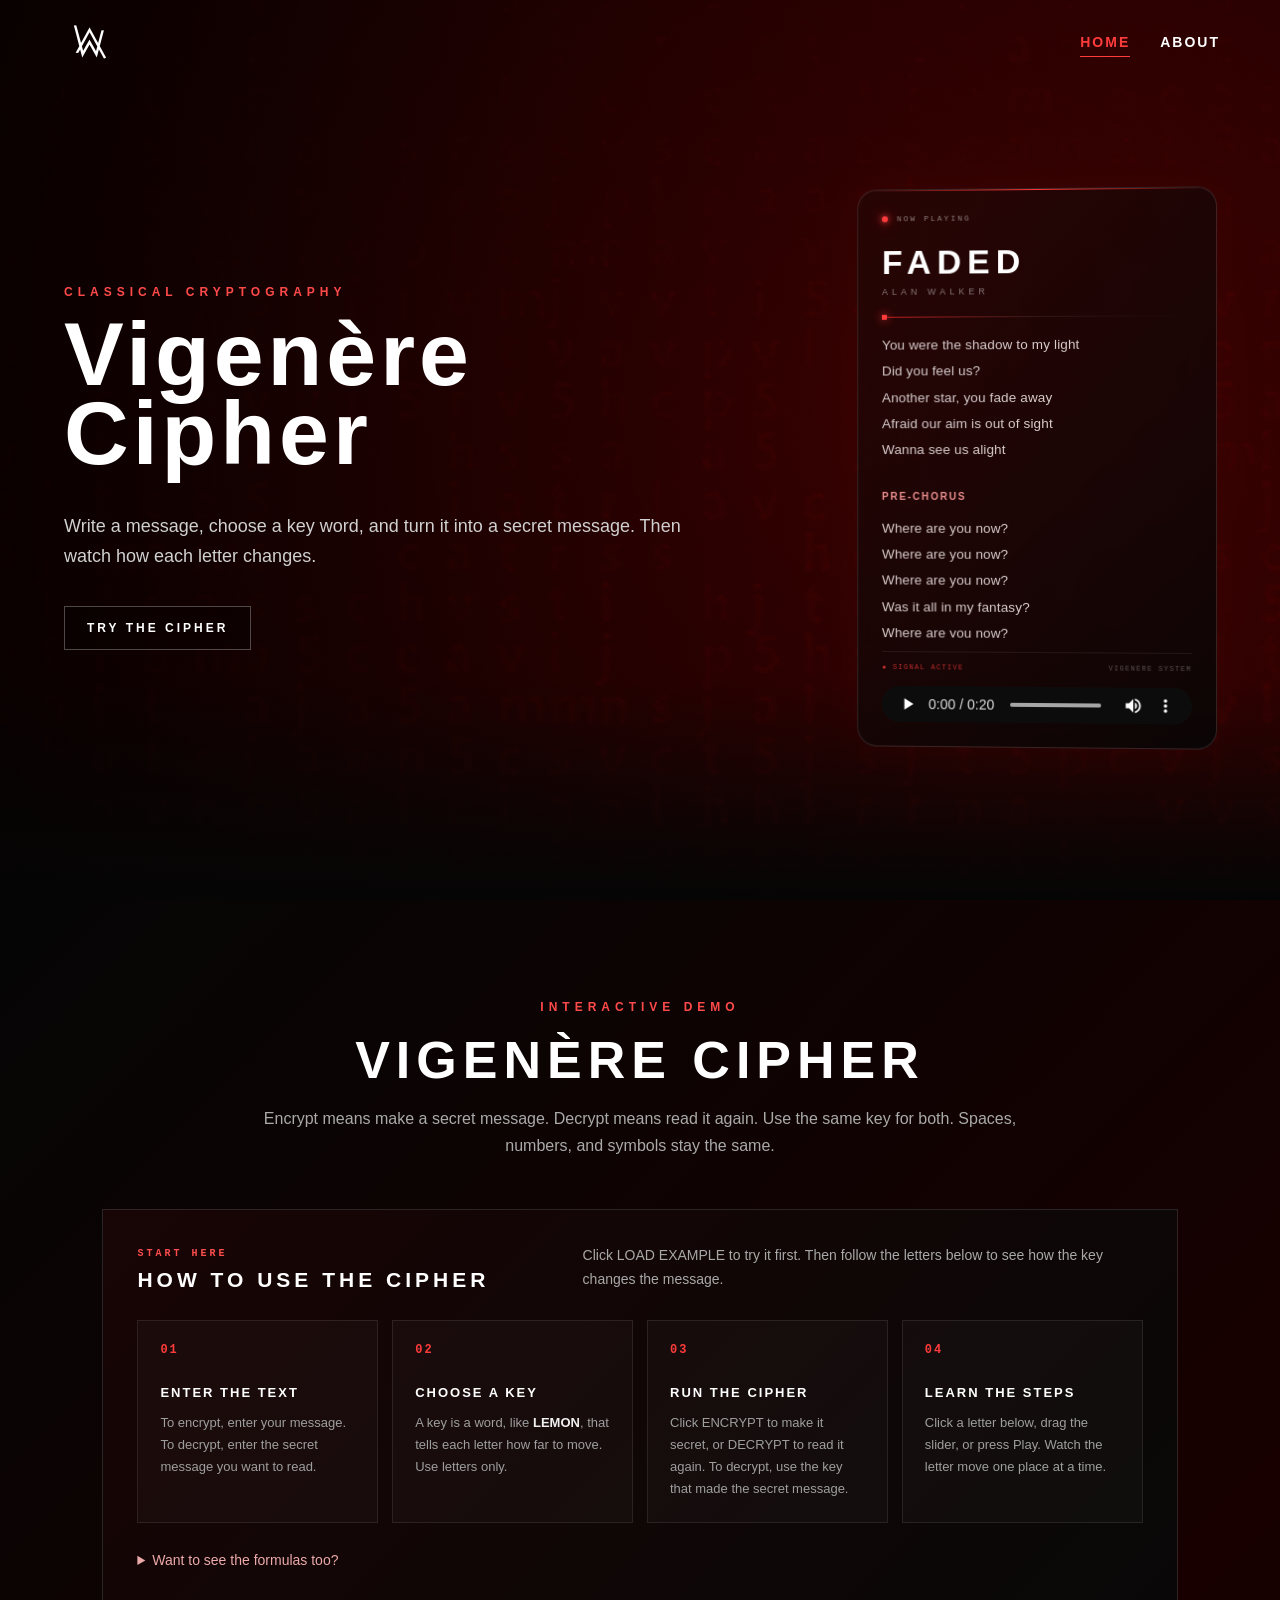
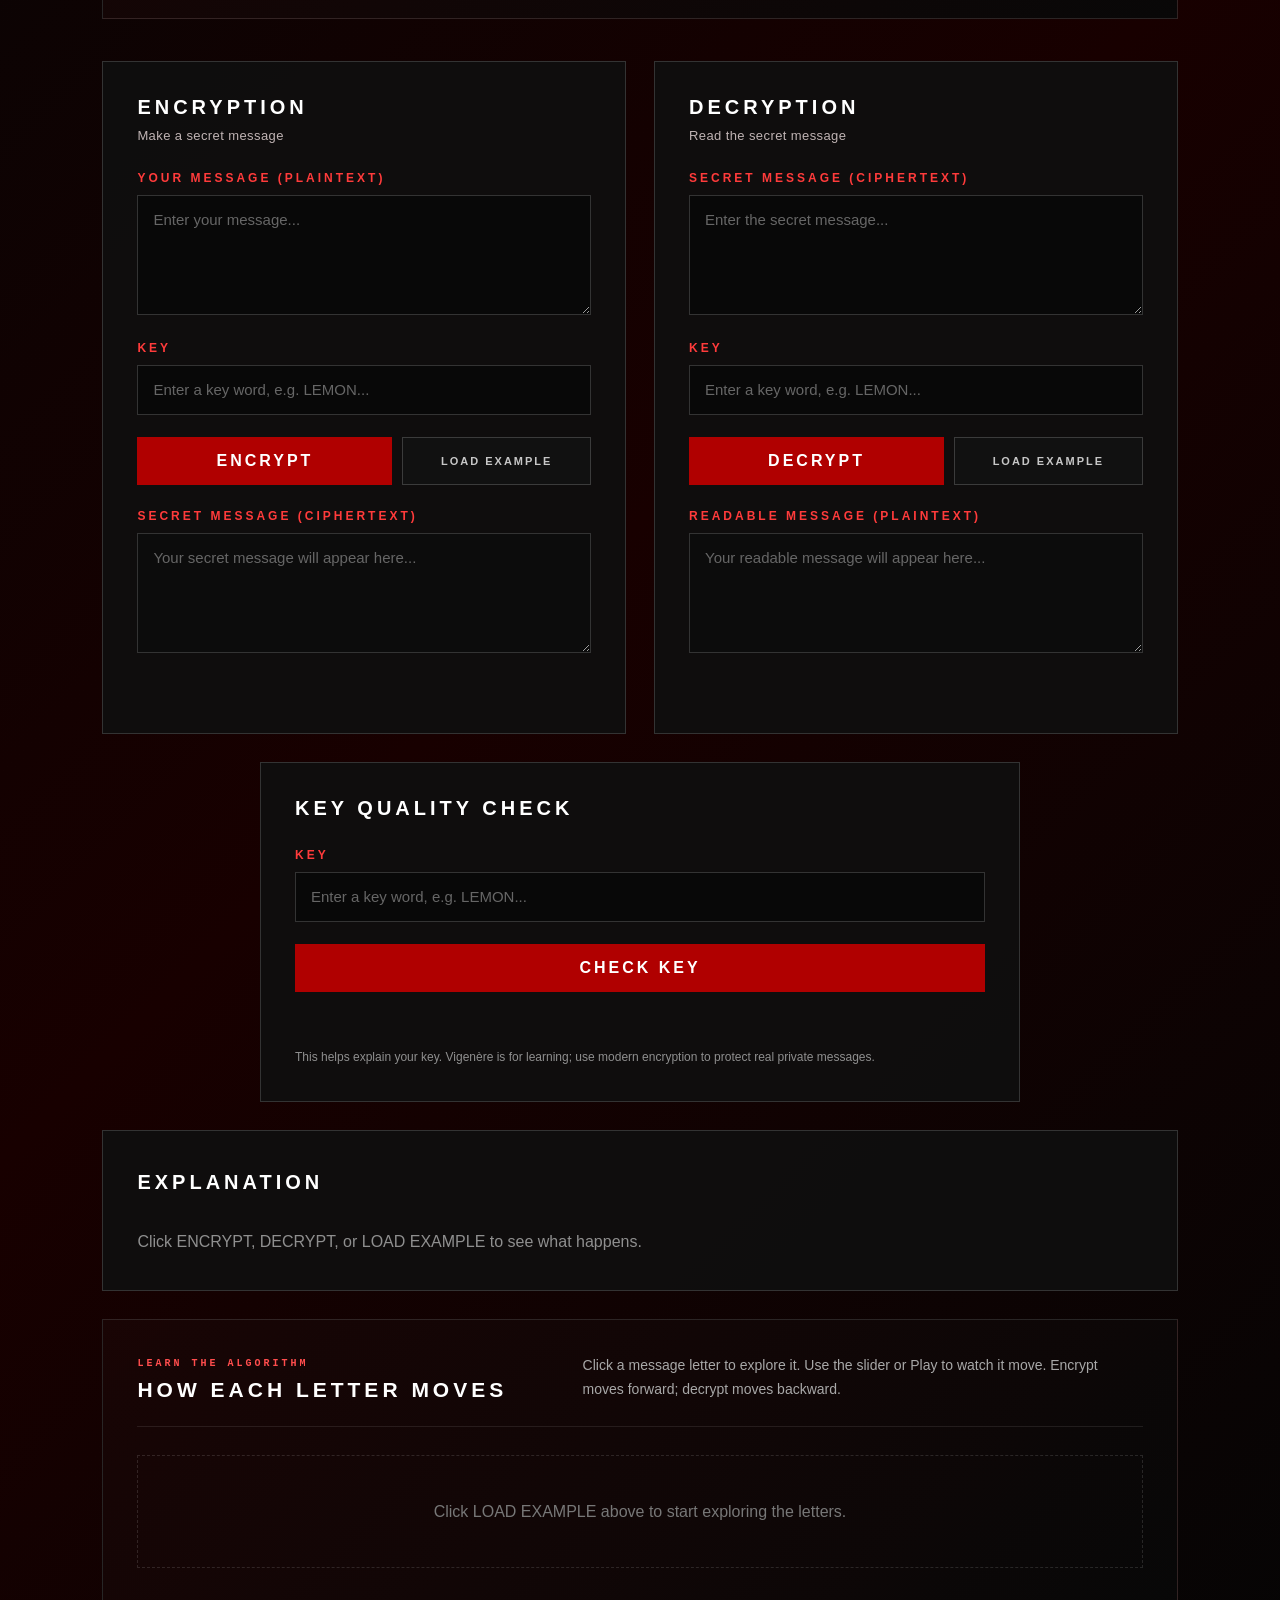
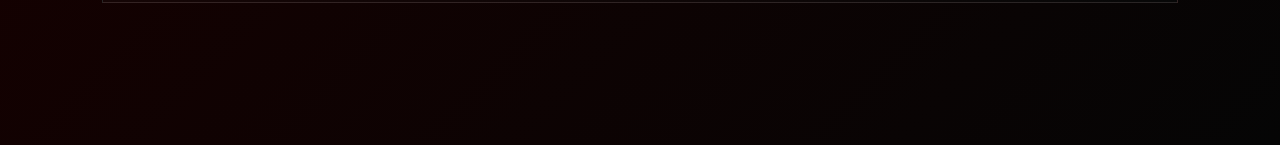
<file: index.html>
<!doctype html>
<html lang="en">
  <head>
    <meta charset="UTF-8" />
    <meta name="viewport" content="width=device-width, initial-scale=1.0" />
    <meta
      name="description"
      content="Vigenère Cipher educational web project by Group 2."
    />

    <title>Vigenère Cipher - Group 2</title>

    <link rel="stylesheet" href="css/style.css" />
  </head>

  <body>
    <!-- =========================
         HEADER
    ========================== -->

    <header class="site-header">
      <a class="logo" href="index.html" aria-label="Go to home page">
        <img src="assets/images/aw-logo.png" alt="Alan Walker logo" />
      </a>

      <nav class="site-nav" aria-label="Main navigation">
        <a href="index.html" aria-current="page"> HOME </a>

        <a href="about.html"> ABOUT </a>
      </nav>
    </header>

    <main>
      <!-- =========================
             HERO SECTION
        ========================== -->

      <section class="intro" aria-labelledby="hero-title">
        <img
          class="intro-background"
          src="assets/images/hacker.gif"
          alt=""
          aria-hidden="true"
        />

        <div class="intro-content">
          <div class="hero">
            <!-- =========================
                         HERO TEXT
                    ========================== -->

            <div class="hero-text">
              <p class="eyebrow">CLASSICAL CRYPTOGRAPHY</p>

              <h1 id="hero-title">
                Vigenère<br />
                Cipher
              </h1>

              <p class="description">
                Write a message, choose a key word, and turn it into a secret
                message. Then watch how each letter changes.
              </p>

              <a class="hero-link" href="#calculator"> TRY THE CIPHER </a>
            </div>

            <!-- =========================
                         MUSIC / LYRICS PANEL
                    ========================== -->

            <aside class="lyrics-box" aria-label="Music and lyrics panel">
              <div class="lyrics-top">
                <span class="status-dot" aria-hidden="true"></span>

                <span> NOW PLAYING </span>
              </div>

              <div class="lyrics-header">
                <h2>FADED</h2>

                <p>ALAN WALKER</p>
              </div>

              <div class="lyrics-line"></div>

              <div class="lyrics">
                <div class="lyrics-content">
                  <p class="lyric-stanza">
                    You were the shadow to my light<br />
                    Did you feel us?<br />
                    Another star, you fade away<br />
                    Afraid our aim is out of sight<br />
                    Wanna see us alight
                  </p>
                  <p class="lyric-section">Pre-Chorus</p>
                  <p class="lyric-stanza">
                    Where are you now?<br />
                    Where are you now?<br />
                    Where are you now?<br />
                    Was it all in my fantasy?<br />
                    Where are you now?<br />
                    Were you only imaginary?
                  </p>
                  <p class="lyric-section">Chorus</p>
                  <p class="lyric-stanza">
                    Where are you now?<br />
                    Atlantis, under the sea, under the sea<br />
                    Where are you now? Another dream<br />
                    The monster&#x27;s running wild inside of me<br />
                    I&#x27;m faded, I&#x27;m faded<br />
                    So lost, I&#x27;m faded, I&#x27;m faded<br />
                    So lost, I&#x27;m faded
                  </p>
                  <p class="lyric-section">Verse 2</p>
                  <p class="lyric-stanza">
                    These shallow waters never met what I needed<br />
                    I&#x27;m letting go, a deeper dive<br />
                    Eternal silence of the sea<br />
                    I&#x27;m breathing, alive<br />
                    You might also like<br />
                    So Long, London<br />
                    Taylor Swift<br />
                    Family Matters<br />
                    Drake<br />
                    Pandemic<br />
                    DR. CREEP
                  </p>
                  <p class="lyric-section">Pre-Chorus</p>
                  <p class="lyric-stanza">
                    Where are you now?<br />
                    Where are you now?<br />
                    Under the bright but faded lights<br />
                    You set my heart on fire<br />
                    Where are you now?<br />
                    Where are you now?
                  </p>
                  <p class="lyric-section">Chorus</p>
                  <p class="lyric-stanza">
                    Where are you now?<br />
                    Atlantis, under the sea, under the sea<br />
                    Where are you now? Another dream<br />
                    The monster&#x27;s running wild inside of me<br />
                    I&#x27;m faded, I&#x27;m faded<br />
                    So lost, I&#x27;m faded, I&#x27;m faded<br />
                    So lost, I&#x27;m faded
                  </p>
                </div>
              </div>

              <div class="lyrics-footer">
                <span> ● SIGNAL ACTIVE </span>

                <span> VIGENÈRE SYSTEM </span>
              </div>

              <div class="music-player">
                <audio id="fadedMusic" controls preload="metadata">
                  <source src="assets/audio/faded.mp3" type="audio/mpeg" />

                  Your browser does not support the audio element.
                </audio>
              </div>
            </aside>
          </div>
        </div>
      </section>

      <!-- =========================
             VIGENERE CALCULATOR
        ========================== -->

      <section
        class="calculator-section"
        id="calculator"
        aria-labelledby="calculator-title"
      >
        <div class="calculator-container">
          <p class="calculator-label">INTERACTIVE DEMO</p>

          <h2 id="calculator-title">VIGENÈRE CIPHER</h2>

          <p class="calculator-description">
            Encrypt means make a secret message. Decrypt means read it again.
            Use the same key for both. Spaces, numbers, and symbols stay the
            same.
          </p>

          <!-- =========================
                     HOW TO USE / LEARN
                ========================== -->

          <section class="learning-guide" aria-labelledby="how-to-title">
            <div class="learning-guide-header">
              <div>
                <p class="section-kicker">START HERE</p>
                <h3 id="how-to-title">HOW TO USE THE CIPHER</h3>
              </div>

              <p>
                Click LOAD EXAMPLE to try it first. Then follow the letters
                below to see how the key changes the message.
              </p>
            </div>

            <div class="how-to-grid">
              <article class="how-to-card">
                <span class="how-to-number">01</span>
                <h4>ENTER THE TEXT</h4>
                <p>
                  To encrypt, enter your message. To decrypt, enter the secret
                  message you want to read.
                </p>
              </article>

              <article class="how-to-card">
                <span class="how-to-number">02</span>
                <h4>CHOOSE A KEY</h4>
                <p>
                  A key is a word, like <strong>LEMON</strong>, that tells each
                  letter how far to move. Use letters only.
                </p>
              </article>

              <article class="how-to-card">
                <span class="how-to-number">03</span>
                <h4>RUN THE CIPHER</h4>
                <p>
                  Click ENCRYPT to make it secret, or DECRYPT to read it again.
                  To decrypt, use the key that made the secret message.
                </p>
              </article>

              <article class="how-to-card">
                <span class="how-to-number">04</span>
                <h4>LEARN THE STEPS</h4>
                <p>
                  Click a letter below, drag the slider, or press Play. Watch
                  the letter move one place at a time.
                </p>
              </article>
            </div>

            <details class="formula-guide">
              <summary>Want to see the formulas too?</summary>
              <div class="formula-grid">
                <article class="formula-card-static">
                  <span>ENCRYPTION</span>
                  <strong>C = (P + K) mod 26</strong>
                  <p>
                    Move forward by the key’s number. P = message letter, K =
                    key letter, C = secret letter.
                  </p>
                </article>

                <article class="formula-card-static">
                  <span>DECRYPTION</span>
                  <strong>P = (C - K + 26) mod 26</strong>
                  <p>
                    Move backward by the key’s number. “mod 26” means loop
                    around the 26 letters.
                  </p>
                </article>

                <article class="formula-card-static alphabet-card">
                  <span>LETTER VALUES</span>
                  <strong>A = 0 · B = 1 · ... · Z = 25</strong>
                  <p>
                    A means move 0 places, B means move 1, and Z means move 25.
                    After Z comes A.
                  </p>
                </article>
              </div>
            </details>
          </section>

          <!-- =========================
                     ENCRYPTION & DECRYPTION
                ========================== -->

          <div class="cipher-grid">
            <!-- ENCRYPTION -->

            <section class="cipher-box" aria-labelledby="encryption-title">
              <h3 id="encryption-title">
                ENCRYPTION<span class="cipher-subtitle"
                  >Make a secret message</span
                >
              </h3>

              <label for="plaintext"> YOUR MESSAGE (PLAINTEXT) </label>

              <textarea
                id="plaintext"
                placeholder="Enter your message..."
              ></textarea>

              <label for="encryptionKey"> KEY </label>

              <input
                type="text"
                id="encryptionKey"
                placeholder="Enter a key word, e.g. LEMON..."
                autocomplete="off"
              />

              <div class="cipher-button-row">
                <button type="button" id="encryptButton">ENCRYPT</button>
                <button
                  type="button"
                  id="encryptionExampleButton"
                  class="secondary-button"
                >
                  LOAD EXAMPLE
                </button>
              </div>

              <label for="ciphertextOutput">
                SECRET MESSAGE (CIPHERTEXT)
              </label>

              <textarea
                id="ciphertextOutput"
                readonly
                placeholder="Your secret message will appear here..."
              ></textarea>

              <p
                class="feedback"
                id="encryptionFeedback"
                aria-live="polite"
              ></p>
            </section>

            <!-- DECRYPTION -->

            <section class="cipher-box" aria-labelledby="decryption-title">
              <h3 id="decryption-title">
                DECRYPTION<span class="cipher-subtitle"
                  >Read the secret message</span
                >
              </h3>

              <label for="ciphertext"> SECRET MESSAGE (CIPHERTEXT) </label>

              <textarea
                id="ciphertext"
                placeholder="Enter the secret message..."
              ></textarea>

              <label for="decryptionKey"> KEY </label>

              <input
                type="text"
                id="decryptionKey"
                placeholder="Enter a key word, e.g. LEMON..."
                autocomplete="off"
              />

              <div class="cipher-button-row">
                <button type="button" id="decryptButton">DECRYPT</button>
                <button
                  type="button"
                  id="decryptionExampleButton"
                  class="secondary-button"
                >
                  LOAD EXAMPLE
                </button>
              </div>

              <label for="plaintextOutput">
                READABLE MESSAGE (PLAINTEXT)
              </label>

              <textarea
                id="plaintextOutput"
                readonly
                placeholder="Your readable message will appear here..."
              ></textarea>

              <p
                class="feedback"
                id="decryptionFeedback"
                aria-live="polite"
              ></p>
            </section>
          </div>

          <!-- =========================
                     KEY QUALITY CHECK
                ========================== -->

          <section
            class="cipher-box key-checker"
            aria-labelledby="key-checker-title"
          >
            <h3 id="key-checker-title">KEY QUALITY CHECK</h3>

            <label for="key"> KEY </label>

            <input
              type="text"
              id="key"
              placeholder="Enter a key word, e.g. LEMON..."
              autocomplete="off"
            />

            <button type="button" id="checkKeyButton">CHECK KEY</button>

            <div
              class="feedback key-feedback"
              id="checkKeyFeedback"
              aria-live="polite"
            ></div>

            <p class="quality-note">
              This helps explain your key. Vigenère is for learning; use modern
              encryption to protect real private messages.
            </p>
          </section>

          <!-- =========================
                     EXPLANATION
                ========================== -->

          <section class="explanation-box" aria-labelledby="explanation-title">
            <h3 id="explanation-title">EXPLANATION</h3>

            <div id="explanation" aria-live="polite">
              Click ENCRYPT, DECRYPT, or LOAD EXAMPLE to see what happens.
            </div>
          </section>

          <!-- =========================
                     ALGORITHM VISUALIZATION
                ========================== -->

          <section
            class="visualization-box"
            id="visualization-section"
            aria-labelledby="visualization-section-title"
          >
            <div class="visualization-section-header">
              <div>
                <p class="section-kicker">LEARN THE ALGORITHM</p>
                <h3 id="visualization-section-title">HOW EACH LETTER MOVES</h3>
              </div>

              <p>
                Click a message letter to explore it. Use the slider or Play to
                watch it move. Encrypt moves forward; decrypt moves backward.
              </p>
            </div>

            <div id="visualization">
              <p class="visualization-empty">
                Click LOAD EXAMPLE above to start exploring the letters.
              </p>
            </div>
          </section>
        </div>
      </section>
    </main>

    <!-- =========================
         JAVASCRIPT
    ========================== -->

    <script src="js/cipher.js"></script>
  </body>
</html>
</file>
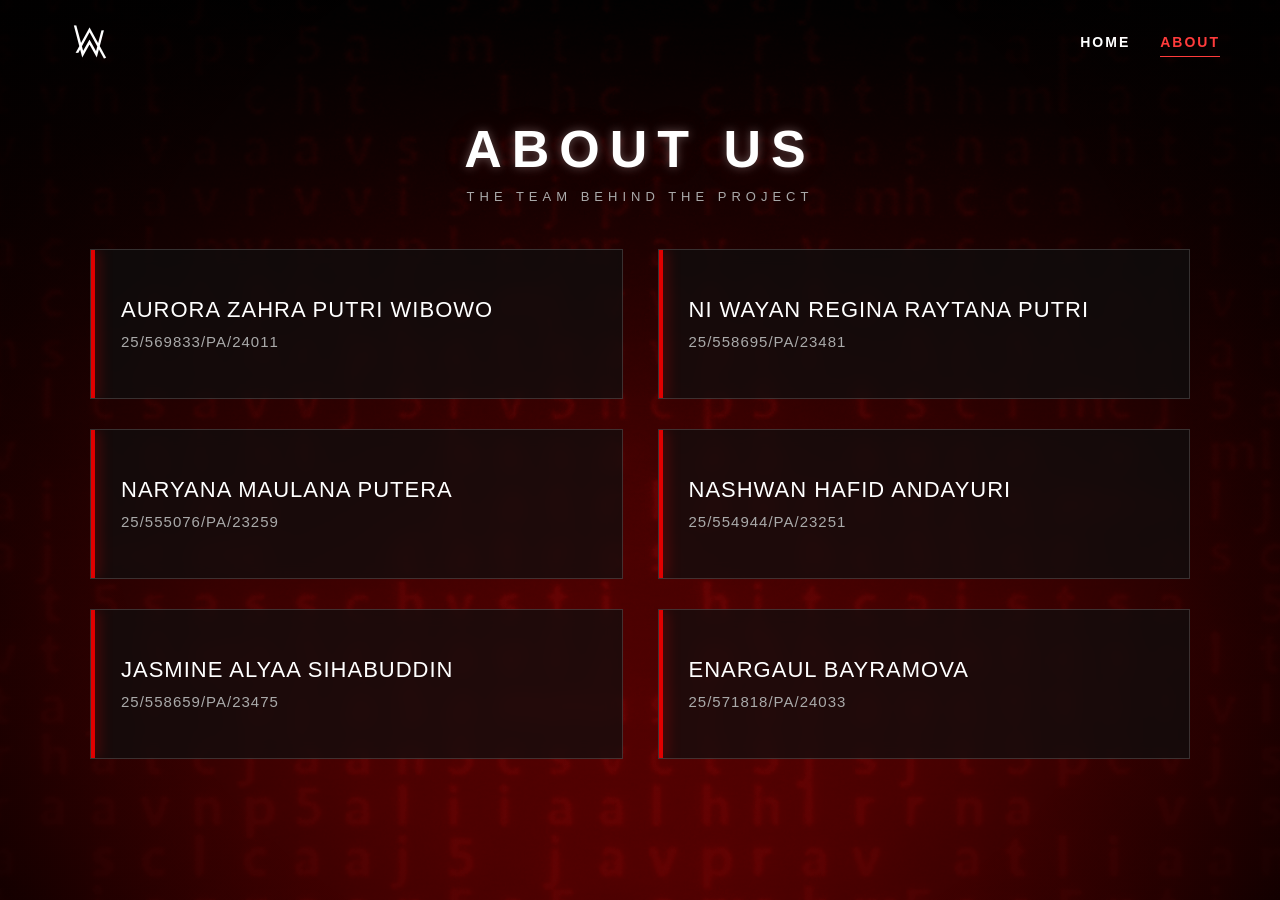
<file: about.html>
<!doctype html>
<html lang="en">
  <head>
    <meta charset="UTF-8" />

    <meta name="viewport" content="width=device-width, initial-scale=1.0" />

    <meta
      name="description"
      content="About the team behind the Group 2 Vigenère Cipher project."
    />

    <title>About Us - Vigenère Cipher Group 2</title>

    <link rel="stylesheet" href="css/style.css" />
  </head>

  <body class="about-body">
    <!-- =========================
         HEADER
    ========================== -->

    <header class="site-header about-header">
      <a class="logo" href="index.html" aria-label="Go to home page">
        <img src="assets/images/aw-logo.png" alt="Alan Walker logo" />
      </a>

      <nav class="site-nav" aria-label="Main navigation">
        <a href="index.html"> HOME </a>

        <a href="about.html" aria-current="page"> ABOUT </a>
      </nav>
    </header>

    <!-- =========================
         BACKGROUND
    ========================== -->

    <div class="about-bg" aria-hidden="true"></div>

    <!-- =========================
         ABOUT CONTENT
    ========================== -->

    <main class="about-page">
      <h1>ABOUT US</h1>

      <p class="about-subtitle">THE TEAM BEHIND THE PROJECT</p>

      <div class="member-grid">
        <!-- MEMBER 1 -->

        <article class="member-card">
          <div class="member-info">
            <h2>AURORA ZAHRA PUTRI WIBOWO</h2>

            <p>25/569833/PA/24011</p>
          </div>
        </article>

        <!-- MEMBER 2 -->

        <article class="member-card">
          <div class="member-info">
            <h2>NI WAYAN REGINA RAYTANA PUTRI</h2>

            <p>25/558695/PA/23481</p>
          </div>
        </article>

        <!-- MEMBER 3 -->

        <article class="member-card">
          <div class="member-info">
            <h2>NARYANA MAULANA PUTERA</h2>

            <p>25/555076/PA/23259</p>
          </div>
        </article>

        <!-- MEMBER 4 -->

        <article class="member-card">
          <div class="member-info">
            <h2>NASHWAN HAFID ANDAYURI</h2>

            <p>25/554944/PA/23251</p>
          </div>
        </article>

        <!-- MEMBER 5 -->

        <article class="member-card">
          <div class="member-info">
            <h2>JASMINE ALYAA SIHABUDDIN</h2>

            <p>25/558659/PA/23475</p>
          </div>
        </article>

        <!-- MEMBER 6 -->

        <article class="member-card">
          <div class="member-info">
            <h2>ENARGAUL BAYRAMOVA</h2>

            <p>25/571818/PA/24033</p>
          </div>
        </article>
      </div>
    </main>
  </body>
</html>
</file>
<file: css/style.css>
/* =========================================================
   GLOBAL RESET
========================================================= */

* {
  margin: 0;
  padding: 0;
  box-sizing: border-box;
}

html {
  scroll-behavior: smooth;
}

body {
  min-height: 100vh;

  background: #050505;
  color: #ffffff;

  font-family: Arial, Helvetica, sans-serif;
}

button,
input,
textarea {
  font: inherit;
}

button,
a {
  -webkit-tap-highlight-color: transparent;
}

/* =========================================================
   HEADER
========================================================= */

.site-header {
  position: absolute;

  top: 0;
  left: 0;

  z-index: 20;

  display: flex;

  align-items: center;
  justify-content: space-between;

  width: 100%;

  padding: 25px 60px;
}

.logo {
  display: inline-flex;
}

.logo img {
  display: block;

  width: 60px;
  height: auto;

  filter: brightness(0) invert(1);
}

.site-nav {
  display: flex;

  gap: 30px;
}

.site-nav a {
  position: relative;

  color: #ffffff;

  text-decoration: none;

  font-size: 14px;
  font-weight: 600;

  letter-spacing: 2px;

  transition: color 0.25s ease;
}

.site-nav a::after {
  content: "";

  position: absolute;

  left: 0;
  bottom: -7px;

  width: 0;
  height: 1px;

  background: #ff3b3b;

  transition: width 0.25s ease;
}

.site-nav a:hover,
.site-nav a[aria-current="page"] {
  color: #ff3b3b;
}

.site-nav a:hover::after,
.site-nav a[aria-current="page"]::after {
  width: 100%;
}

/* =========================================================
   HOME - HERO SECTION
========================================================= */

.intro {
  position: relative;

  min-height: 100vh;

  overflow: hidden;

  background: #7d0000;
}

.intro-background {
  position: absolute;

  inset: 0;

  z-index: 0;

  width: 100%;
  height: 100%;

  object-fit: cover;

  opacity: 0.48;
}

.intro::before {
  content: "";

  position: absolute;

  inset: 0;

  z-index: 1;

  background:
    radial-gradient(
      circle at 70% 45%,
      transparent 0%,
      rgba(0, 0, 0, 0.25) 42%,
      rgba(0, 0, 0, 0.72) 100%
    ),
    linear-gradient(90deg, rgba(0, 0, 0, 0.58), rgba(70, 0, 0, 0.15));
}

.intro::after {
  content: "";

  position: absolute;

  left: 0;
  bottom: 0;

  z-index: 2;

  width: 100%;
  height: 220px;

  background: linear-gradient(to bottom, transparent, #050505);

  pointer-events: none;
}

.intro-content {
  position: relative;

  z-index: 3;

  display: flex;

  align-items: center;

  width: 100%;

  min-height: 100vh;

  padding: 115px 5vw 80px;
}

.hero {
  display: grid;

  grid-template-columns:
    minmax(0, 1fr)
    minmax(300px, 0.65fr);

  align-items: center;

  gap: 70px;

  width: 100%;

  max-width: 1450px;

  margin: 0 auto;
}

.hero-text {
  width: 100%;

  max-width: 720px;
}

.eyebrow,
.calculator-label {
  margin-bottom: 16px;

  color: #ff4a4a;

  font-size: 12px;
  font-weight: 700;

  letter-spacing: 5px;
}

.hero-text h1 {
  font-size: clamp(70px, 7vw, 115px);

  line-height: 0.88;

  letter-spacing: 4px;
}

.description {
  max-width: 680px;

  margin-top: 38px;

  color: #d0d0d0;

  font-size: 18px;

  line-height: 1.7;
}

.hero-link {
  display: inline-block;

  margin-top: 34px;

  padding: 14px 22px;

  border: 1px solid rgba(255, 255, 255, 0.28);

  background: rgba(0, 0, 0, 0.28);

  color: #ffffff;

  text-decoration: none;

  font-size: 12px;
  font-weight: 700;

  letter-spacing: 3px;

  transition:
    background 0.25s ease,
    border-color 0.25s ease,
    transform 0.25s ease;
}

.hero-link:hover {
  transform: translateY(-2px);

  border-color: #ff3b3b;

  background: rgba(120, 0, 0, 0.45);
}

/* =========================================================
   MUSIC / LYRICS PANEL
========================================================= */

.lyrics-box {
  position: relative;

  display: flex;
  flex-direction: column;

  width: 100%;

  max-width: 360px;
  height: 560px;

  margin-left: auto;

  padding: 24px;

  overflow: hidden;

  border: 1px solid rgba(255, 255, 255, 0.12);

  border-radius: 20px;

  background: linear-gradient(
    135deg,
    rgba(35, 5, 5, 0.68),
    rgba(5, 5, 5, 0.82)
  );

  backdrop-filter: blur(12px);

  -webkit-backdrop-filter: blur(12px);

  box-shadow: 0 0 34px rgba(100, 0, 0, 0.16);

  transform: perspective(1000px) rotateY(-2deg);
}

.lyrics-box::before {
  content: "";

  position: absolute;

  top: 0;
  left: 0;

  width: 100%;
  height: 1px;

  background: linear-gradient(90deg, transparent, #ff3333, transparent);
}

/* =========================================================
   LYRICS TOP STATUS
========================================================= */

.lyrics-top {
  display: flex;

  align-items: center;

  gap: 9px;

  flex-shrink: 0;

  color: rgba(255, 255, 255, 0.48);

  font-family: monospace;

  font-size: 8px;

  letter-spacing: 2px;
}

.status-dot {
  width: 6px;
  height: 6px;

  flex-shrink: 0;

  border-radius: 50%;

  background: #ff3b3b;

  box-shadow:
    0 0 6px #ff3b3b,
    0 0 14px rgba(255, 50, 50, 0.7);

  animation: pulse 1.8s infinite;
}

@keyframes pulse {
  0%,
  100% {
    opacity: 1;
  }

  50% {
    opacity: 0.35;
  }
}

/* =========================================================
   SONG HEADER
========================================================= */

.lyrics-header {
  flex-shrink: 0;

  margin-top: 22px;
}

.lyrics-header h2 {
  font-size: 34px;

  font-weight: 800;

  line-height: 1;

  letter-spacing: 6px;
}

.lyrics-header p {
  margin-top: 8px;

  color: rgba(255, 255, 255, 0.45);

  font-size: 9px;

  letter-spacing: 4px;
}

.lyrics-line {
  position: relative;

  flex-shrink: 0;

  width: 100%;

  height: 1px;

  margin: 20px 0 15px;

  background: linear-gradient(
    90deg,
    rgba(255, 40, 40, 0.75),
    rgba(255, 255, 255, 0.08),
    transparent
  );
}

.lyrics-line::before {
  content: "";

  position: absolute;

  top: -2px;
  left: 0;

  width: 5px;
  height: 5px;

  background: #ff3b3b;

  box-shadow: 0 0 10px #ff3b3b;
}

/* =========================================================
   SCROLLABLE LYRICS
========================================================= */

.lyrics {
  position: relative;

  flex: 1;

  min-height: 0;

  overflow-y: auto;
  overflow-x: hidden;

  padding-right: 12px;

  scroll-behavior: smooth;

  scrollbar-width: thin;

  scrollbar-color: rgba(255, 60, 60, 0.7) rgba(255, 255, 255, 0.06);
}

.lyrics-content {
  padding-bottom: 18px;
}

.lyrics-content p {
  margin-bottom: 20px;

  color: rgba(255, 255, 255, 0.68);

  font-size: 12px;

  line-height: 1.8;

  letter-spacing: 0.3px;
}

.lyrics-content p:last-child {
  margin-bottom: 0;
}

.lyrics-content strong {
  color: #ff5555;

  font-family: monospace;

  font-size: 10px;

  font-weight: 700;

  text-transform: uppercase;

  letter-spacing: 2px;
}

/* =========================================================
   CHROME / EDGE / SAFARI SCROLLBAR
========================================================= */

.lyrics::-webkit-scrollbar {
  width: 5px;
}

.lyrics::-webkit-scrollbar-track {
  border-radius: 10px;

  background: rgba(255, 255, 255, 0.04);
}

.lyrics::-webkit-scrollbar-thumb {
  border-radius: 10px;

  background: linear-gradient(
    to bottom,
    rgba(255, 80, 80, 0.85),
    rgba(130, 0, 0, 0.85)
  );
}

.lyrics::-webkit-scrollbar-thumb:hover {
  background: #ff4545;
}

/* =========================================================
   LYRICS FOOTER
========================================================= */

.lyrics-footer {
  display: flex;

  justify-content: space-between;

  gap: 10px;

  flex-shrink: 0;

  margin-top: 14px;

  padding-top: 11px;

  border-top: 1px solid rgba(255, 255, 255, 0.07);

  color: rgba(255, 255, 255, 0.3);

  font-family: monospace;

  font-size: 7px;

  letter-spacing: 1.3px;
}

.lyrics-footer span:first-child {
  color: rgba(255, 60, 60, 0.72);
}

/* =========================================================
   MUSIC PLAYER
========================================================= */

.music-player {
  flex-shrink: 0;

  margin-top: 15px;
}

.music-player audio {
  display: block;

  width: 100%;

  height: 36px;

  filter: invert(1) grayscale(1);
}

/* =========================================================
   CIPHER CALCULATOR
========================================================= */

.calculator-section {
  min-height: 100vh;

  padding: 100px 8%;

  background: linear-gradient(135deg, #050505, #180000, #050505);
}

.calculator-container {
  width: 100%;

  max-width: 1100px;

  margin: 0 auto;

  text-align: center;
}

.calculator-container > h2 {
  margin-bottom: 15px;

  font-size: clamp(36px, 5vw, 52px);

  letter-spacing: 6px;
}

.calculator-description {
  max-width: 760px;

  margin: 0 auto 50px;

  color: #aaaaaa;

  line-height: 1.7;
}

/* =========================================================
   ENCRYPTION / DECRYPTION GRID
========================================================= */

.cipher-grid {
  display: grid;

  grid-template-columns: repeat(2, minmax(0, 1fr));

  gap: 28px;
}

.cipher-box,
.explanation-box {
  margin-bottom: 28px;

  padding: 34px;

  border: 1px solid #333333;

  background: rgba(15, 15, 15, 0.9);

  text-align: left;
}

.cipher-box h3,
.explanation-box h3 {
  margin-bottom: 28px;

  color: #ffffff;

  font-size: 20px;

  letter-spacing: 4px;
}

.cipher-box label {
  display: block;

  margin-bottom: 10px;

  color: #ff3b3b;

  font-size: 12px;
  font-weight: 700;

  letter-spacing: 3px;
}

.cipher-box input,
.cipher-box textarea {
  width: 100%;

  margin-bottom: 22px;

  padding: 15px;

  border: 1px solid #333333;

  outline: none;

  background: #080808;

  color: #ffffff;

  font-size: 15px;

  transition:
    border-color 0.2s ease,
    box-shadow 0.2s ease;
}

.cipher-box input {
  height: 50px;
}

.cipher-box textarea {
  min-height: 120px;

  resize: vertical;
}

.cipher-box input::placeholder,
.cipher-box textarea::placeholder {
  color: #666666;
}

.cipher-box input:focus,
.cipher-box textarea:focus {
  border-color: #ff3333;

  box-shadow: 0 0 10px rgba(255, 0, 0, 0.2);
}

.cipher-box textarea[readonly] {
  color: #e8e8e8;

  background: #0c0c0c;
}

/* =========================================================
   BUTTONS
========================================================= */

.cipher-box button {
  width: 100%;

  margin-bottom: 24px;

  padding: 15px;

  border: none;

  background: #b00000;

  color: #ffffff;

  cursor: pointer;

  font-weight: 700;

  letter-spacing: 3px;

  transition:
    background 0.2s ease,
    box-shadow 0.2s ease,
    transform 0.2s ease;
}

.cipher-box button:hover {
  transform: translateY(-1px);

  background: #df0000;

  box-shadow: 0 0 15px rgba(255, 0, 0, 0.35);
}

.cipher-box button:active {
  transform: translateY(0);
}

.cipher-box button:focus-visible,
.site-nav a:focus-visible,
.hero-link:focus-visible {
  outline: 2px solid #ff6565;

  outline-offset: 3px;
}

/* =========================================================
   FEEDBACK
========================================================= */

.feedback {
  min-height: 20px;

  color: #ff7a7a;

  font-size: 13px;

  line-height: 1.6;
}

.key-checker {
  max-width: 760px;

  margin-right: auto;
  margin-left: auto;
}

.key-feedback {
  margin-bottom: 12px;
}

.quality-note {
  color: #8f8f8f;

  font-size: 12px;

  line-height: 1.6;
}

/* =========================================================
   EXPLANATION
========================================================= */

.explanation-box {
  color: #b8b8b8;

  line-height: 1.75;
}

.explanation-box .formula {
  margin-bottom: 16px;

  color: #ff5454;

  font-weight: 700;
}

.explanation-row {
  margin-top: 8px;

  overflow-wrap: anywhere;
}

.explanation-row strong {
  color: #ffffff;
}

/* =========================================================
   LEARNING GUIDE
========================================================= */

.learning-guide,
.visualization-box {
  margin-bottom: 42px;
  padding: 34px;

  border: 1px solid rgba(255, 255, 255, 0.12);
  background: linear-gradient(
    135deg,
    rgba(25, 5, 5, 0.92),
    rgba(8, 8, 8, 0.96)
  );

  text-align: left;
}

.learning-guide-header,
.visualization-section-header {
  display: flex;
  align-items: end;
  justify-content: space-between;
  gap: 40px;

  margin-bottom: 28px;
}

.learning-guide-header > div,
.visualization-section-header > div {
  flex: 0 0 auto;
}

.learning-guide-header > p,
.visualization-section-header > p {
  max-width: 560px;

  color: #a8a8a8;
  font-size: 14px;
  line-height: 1.7;
}

.section-kicker {
  margin-bottom: 9px;

  color: #ff4d4d;
  font-family: monospace;
  font-size: 10px;
  font-weight: 700;
  letter-spacing: 3px;
}

.learning-guide h3,
.visualization-section-header h3,
.visualization-title {
  color: #ffffff;
  font-size: 21px;
  letter-spacing: 4px;
}

.how-to-grid {
  display: grid;
  grid-template-columns: repeat(4, minmax(0, 1fr));
  gap: 14px;
}

.how-to-card {
  min-height: 190px;
  padding: 22px;

  border: 1px solid rgba(255, 255, 255, 0.09);
  background: rgba(255, 255, 255, 0.025);
}

.how-to-number {
  display: block;
  margin-bottom: 28px;

  color: #ff3b3b;
  font-family: monospace;
  font-size: 12px;
  font-weight: 700;
  letter-spacing: 2px;
}

.how-to-card h4 {
  margin-bottom: 12px;

  color: #ffffff;
  font-size: 13px;
  letter-spacing: 2px;
}

.how-to-card p {
  color: #9e9e9e;
  font-size: 13px;
  line-height: 1.7;
}

.how-to-card strong {
  color: #f0f0f0;
}

.formula-grid {
  display: grid;
  grid-template-columns: repeat(3, minmax(0, 1fr));
  gap: 14px;

  margin-top: 14px;
}

.formula-card-static {
  padding: 20px;

  border: 1px solid rgba(255, 70, 70, 0.18);
  background: rgba(90, 0, 0, 0.14);
}

.formula-card-static span {
  display: block;
  margin-bottom: 10px;

  color: #ff5757;
  font-family: monospace;
  font-size: 9px;
  font-weight: 700;
  letter-spacing: 2px;
}

.formula-card-static strong {
  display: block;
  margin-bottom: 9px;

  color: #ffffff;
  font-family: monospace;
  font-size: 15px;
  overflow-wrap: anywhere;
}

.formula-card-static p {
  color: #8f8f8f;
  font-size: 12px;
  line-height: 1.6;
}

/* =========================================================
   CIPHER BUTTON GROUP
========================================================= */

.cipher-button-row {
  display: grid;
  grid-template-columns: 1.15fr 0.85fr;
  gap: 10px;

  margin-bottom: 24px;
}

.cipher-button-row button {
  margin-bottom: 0;
}

.cipher-button-row .secondary-button {
  border: 1px solid #3b3b3b;
  background: #111111;
  color: #c7c7c7;

  font-size: 11px;
  letter-spacing: 2px;
}

.cipher-button-row .secondary-button:hover {
  border-color: #a12828;
  background: #1b0c0c;
  color: #ffffff;
  box-shadow: none;
}

.explanation-note {
  margin-top: 16px;
  padding-top: 14px;

  border-top: 1px solid rgba(255, 255, 255, 0.08);

  color: #858585;
  font-size: 12px;
}

.explanation-placeholder {
  color: #8f8f8f;
}

/* =========================================================
   VIGENERE VISUALIZATION
========================================================= */

.visualization-box {
  scroll-margin-top: 28px;
}

.visualization-section-header {
  padding-bottom: 24px;
  border-bottom: 1px solid rgba(255, 255, 255, 0.09);
}

.visualization-empty {
  padding: 42px 20px;

  border: 1px dashed rgba(255, 255, 255, 0.12);

  color: #777777;
  text-align: center;
  line-height: 1.7;
}

.visualization-title {
  margin: 30px 0 8px;
}

.visualization-note {
  margin-bottom: 24px;

  color: #8f8f8f;
  font-size: 13px;
  line-height: 1.7;
}

.visualization-overview {
  padding: 22px;

  overflow-x: auto;

  border: 1px solid rgba(255, 255, 255, 0.09);
  background: #080808;
}

.character-track {
  display: grid;
  grid-template-columns: 86px minmax(max-content, 1fr);
  align-items: center;
  gap: 12px;
}

.character-track + .character-track {
  margin-top: 10px;
}

.character-track-label {
  color: #767676;
  font-family: monospace;
  font-size: 10px;
  font-weight: 700;
  letter-spacing: 2px;
}

.character-track-cells {
  display: flex;
  gap: 6px;
  min-width: max-content;
}

.character-cell {
  display: grid;
  place-items: center;

  width: 30px;
  height: 30px;

  border: 1px solid #2e2e2e;
  background: #0e0e0e;

  color: #e6e6e6;
  font-family: monospace;
  font-size: 13px;
  font-weight: 700;
}

.track-key .character-cell {
  border-color: rgba(255, 78, 78, 0.28);
  color: #ff6262;
}

.track-output .character-cell {
  background: rgba(128, 0, 0, 0.2);
  border-color: rgba(255, 78, 78, 0.4);
  color: #ffffff;
}

.step-explorer {
  margin-top: 20px;
  padding: 24px;

  border: 1px solid rgba(255, 255, 255, 0.09);
  background:
    radial-gradient(
      circle at top right,
      rgba(120, 0, 0, 0.14),
      transparent 42%
    ),
    #090909;
}

.step-explorer-header {
  display: flex;
  align-items: center;
  justify-content: space-between;
  gap: 20px;

  margin-bottom: 20px;
}

.step-eyebrow {
  margin-bottom: 5px;

  color: #ff4d4d;
  font-family: monospace;
  font-size: 9px;
  font-weight: 700;
  letter-spacing: 2px;
}

.step-heading {
  color: #ffffff;
  font-size: 16px;
  letter-spacing: 2px;
}

.step-navigation {
  display: flex;
  gap: 8px;
}

.step-nav-button {
  padding: 10px 13px;

  border: 1px solid #343434;
  background: #101010;
  color: #ffffff;

  cursor: pointer;

  font-family: monospace;
  font-size: 10px;
  font-weight: 700;
  letter-spacing: 1px;
}

.step-nav-button:hover:not(:disabled) {
  border-color: #a52d2d;
  background: #220909;
}

.step-nav-button:disabled {
  cursor: not-allowed;
  opacity: 0.32;
}

.step-math {
  display: grid;
  grid-template-columns: repeat(4, minmax(0, 1fr));
  gap: 10px;
}

.math-card {
  min-height: 88px;
  padding: 15px;

  border: 1px solid #252525;
  background: #0d0d0d;
}

.math-card-label {
  display: block;
  margin-bottom: 10px;

  color: #777777;
  font-family: monospace;
  font-size: 9px;
  letter-spacing: 1.5px;
  text-transform: uppercase;
}

.math-card-value {
  color: #ffffff;
  font-family: monospace;
  font-size: 14px;
  line-height: 1.5;
  overflow-wrap: anywhere;
}

.math-card.formula-card {
  border-color: rgba(255, 72, 72, 0.25);
  background: rgba(100, 0, 0, 0.12);
}

.math-card.formula-card .math-card-value {
  color: #ff7373;
  font-size: 12px;
}

.alphabet-visual {
  margin-top: 18px;
  padding: 18px;

  overflow-x: auto;

  border: 1px solid rgba(255, 255, 255, 0.07);
  background: #050505;
}

.alphabet-row {
  display: grid;
  grid-template-columns: 72px minmax(max-content, 1fr);
  align-items: center;
  gap: 12px;
}

.alphabet-row + .alphabet-row {
  margin-top: 8px;
}

.alphabet-row-label {
  color: #7f7f7f;
  font-family: monospace;
  font-size: 9px;
  font-weight: 700;
  letter-spacing: 1px;
}

.alphabet-row-letters {
  display: grid;
  grid-template-columns: repeat(26, 26px);
  gap: 3px;
  min-width: max-content;
}

.alphabet-letter {
  display: grid;
  place-items: center;

  width: 26px;
  height: 26px;

  border: 1px solid #1f1f1f;

  color: #747474;
  font-family: monospace;
  font-size: 10px;
}

.alphabet-letter.highlight-input {
  border-color: #ff5151;
  background: rgba(255, 65, 65, 0.15);
  color: #ff7777;
  box-shadow: 0 0 10px rgba(255, 30, 30, 0.13);
}

.alphabet-letter.highlight-output {
  border-color: #ffffff;
  background: #eeeeee;
  color: #080808;
  font-weight: 800;
}

.step-detail {
  margin-top: 16px;

  color: #aaaaaa;
  font-size: 13px;
  line-height: 1.7;
}

.table-heading {
  margin: 26px 0 12px;

  color: #ffffff;
  font-size: 12px;
  letter-spacing: 2px;
}

.visualization-table-wrapper {
  width: 100%;

  overflow-x: auto;

  border: 1px solid rgba(255, 255, 255, 0.08);
}

.visualization-table {
  width: 100%;
  min-width: 760px;

  border-collapse: collapse;

  font-family: monospace;
  font-size: 12px;
}

.visualization-table th,
.visualization-table td {
  padding: 13px 14px;

  border-right: 1px solid #222222;
  border-bottom: 1px solid #222222;

  text-align: left;
  white-space: nowrap;
}

.visualization-table th {
  background: #141414;
  color: #ff6868;

  font-size: 10px;
  letter-spacing: 1px;
  text-transform: uppercase;
}

.visualization-table td {
  background: #090909;
  color: #cccccc;
}

.visualization-table tr:last-child td {
  border-bottom: none;
}

.visualization-table th:last-child,
.visualization-table td:last-child {
  border-right: none;
}

.key-summary {
  margin-bottom: 8px;
}

/* =========================================================
   ABOUT PAGE
========================================================= */

.about-body {
  min-height: 100vh;

  overflow-x: hidden;

  background: #050505;
}

.about-header {
  position: relative;
}

.about-bg {
  position: fixed;

  inset: 0;

  z-index: 0;

  pointer-events: none;

  background-image:
    linear-gradient(rgba(0, 0, 0, 0.72), rgba(150, 0, 0, 0.76)),
    url("../assets/images/hacker.gif");

  background-position: center;

  background-size: cover;

  background-repeat: no-repeat;
}

.about-bg::after {
  content: "";

  position: absolute;

  inset: 0;

  background: radial-gradient(
    circle at center,
    transparent 0%,
    rgba(0, 0, 0, 0.35) 55%,
    rgba(0, 0, 0, 0.85) 100%
  );
}

.about-page {
  position: relative;

  z-index: 2;

  width: min(1100px, 88%);

  margin: 0 auto;

  padding: 35px 0 80px;

  text-align: center;
}

.about-page h1 {
  font-size: clamp(36px, 5vw, 52px);

  font-weight: 700;

  letter-spacing: 10px;

  text-shadow:
    0 0 10px rgba(255, 255, 255, 0.3),
    0 0 30px rgba(255, 40, 40, 0.15);
}

.about-subtitle {
  margin-top: 10px;

  margin-bottom: 45px;

  color: #aaaaaa;

  font-size: 13px;

  letter-spacing: 5px;
}

/* =========================================================
   MEMBER GRID
========================================================= */

.member-grid {
  display: grid;

  grid-template-columns: repeat(2, minmax(0, 1fr));

  gap: 30px 35px;
}

.member-card {
  position: relative;

  display: flex;

  align-items: center;

  min-height: 150px;

  padding: 30px;

  overflow: hidden;

  border: 1px solid rgba(255, 255, 255, 0.16);

  background: rgba(15, 15, 15, 0.72);

  backdrop-filter: blur(8px);

  text-align: left;

  transition:
    transform 0.3s ease,
    border-color 0.3s ease,
    background 0.3s ease;
}

.member-card::before {
  content: "";

  position: absolute;

  top: 0;
  left: 0;

  width: 4px;
  height: 100%;

  background: #e00000;

  box-shadow: 0 0 15px rgba(255, 0, 0, 0.7);

  transition: width 0.3s ease;
}

.member-card:hover {
  transform: translateY(-6px);

  border-color: rgba(255, 60, 60, 0.6);

  background: rgba(30, 5, 5, 0.8);
}

.member-card:hover::before {
  width: 7px;
}

.member-info {
  width: 100%;
}

.member-info h2 {
  margin-bottom: 10px;

  font-size: 22px;

  font-weight: 500;

  letter-spacing: 1px;
}

.member-info p {
  color: #aaaaaa;

  font-size: 15px;

  letter-spacing: 1px;
}

/* =========================================================
   RESPONSIVE - TABLET
========================================================= */

@media (max-width: 1050px) {
  .hero {
    grid-template-columns: 1fr;

    gap: 55px;
  }

  .hero-text {
    max-width: 760px;
  }

  .lyrics-box {
    margin: 0 auto;

    transform: none;
  }

  .cipher-grid {
    grid-template-columns: 1fr;
  }

  .how-to-grid {
    grid-template-columns: repeat(2, minmax(0, 1fr));
  }

  .formula-grid {
    grid-template-columns: 1fr;
  }

  .step-math {
    grid-template-columns: repeat(2, minmax(0, 1fr));
  }
}

/* =========================================================
   RESPONSIVE - SMALL TABLET
========================================================= */

@media (max-width: 850px) {
  .site-header {
    padding: 20px 30px;
  }

  .logo img {
    width: 50px;
  }

  .site-nav {
    gap: 20px;
  }

  .site-nav a {
    font-size: 12px;
  }

  .intro-content {
    padding: 115px 7vw 70px;
  }

  .calculator-section {
    padding: 80px 6%;
  }

  .learning-guide-header,
  .visualization-section-header {
    align-items: flex-start;
    flex-direction: column;
    gap: 14px;
  }

  .member-grid {
    grid-template-columns: 1fr;
  }
}

/* =========================================================
   RESPONSIVE - MOBILE
========================================================= */

@media (max-width: 650px) {
  .site-header {
    padding: 18px 20px;
  }

  .logo img {
    width: 40px;
  }

  .site-nav {
    gap: 12px;
  }

  .site-nav a {
    font-size: 10px;

    letter-spacing: 1px;
  }

  .intro-content {
    padding: 100px 22px 60px;
  }

  .hero {
    gap: 40px;
  }

  .hero-text h1 {
    font-size: clamp(52px, 17vw, 76px);

    letter-spacing: 2px;
  }

  .description {
    font-size: 15px;
  }

  .lyrics-box {
    max-width: 100%;

    height: 520px;

    padding: 22px;
  }

  .lyrics-header h2 {
    font-size: 30px;
  }

  .lyrics-content p {
    font-size: 11px;

    line-height: 1.75;
  }

  .calculator-section {
    padding: 70px 20px;
  }

  .calculator-container > h2 {
    letter-spacing: 3px;
  }

  .cipher-box,
  .explanation-box,
  .learning-guide,
  .visualization-box {
    padding: 24px;
  }

  .how-to-grid,
  .step-math {
    grid-template-columns: 1fr;
  }

  .how-to-card {
    min-height: auto;
  }

  .cipher-button-row {
    grid-template-columns: 1fr;
  }

  .step-explorer {
    padding: 18px;
  }

  .step-explorer-header {
    align-items: flex-start;
    flex-direction: column;
  }

  .character-track {
    grid-template-columns: 64px minmax(max-content, 1fr);
  }

  .alphabet-row {
    grid-template-columns: 60px minmax(max-content, 1fr);
  }

  .about-page {
    width: 90%;

    padding-top: 20px;
  }

  .about-page h1 {
    letter-spacing: 5px;
  }

  .about-subtitle {
    letter-spacing: 2px;
  }

  .member-card {
    min-height: 130px;

    padding: 25px 22px;
  }

  .member-info h2 {
    font-size: 18px;
  }
}

/* Refined lyric typography, scoped to the existing music panel. */
.lyrics-content {
  font-family: "Segoe UI", "Helvetica Neue", Arial, sans-serif;
  font-weight: 400;
  text-align: left;
  -webkit-font-smoothing: antialiased;
}
.lyrics-content .lyric-stanza {
  margin: 0 0 25px;
  color: #d8cccc;
  font-size: 13.5px;
  font-weight: 400;
  line-height: 1.95;
  letter-spacing: 0.15px;
}
.lyrics-content .lyric-section {
  margin: 7px 0 12px;
  color: #ec8e8e;
  font-size: 10px;
  font-weight: 600;
  line-height: 1.5;
  letter-spacing: 1.8px;
  text-transform: uppercase;
}
.lyrics-content .lyric-stanza:last-child {
  margin-bottom: 0;
}

/* Added learning controls use the existing red-and-black panel design. */
.cipher-subtitle {
  display: block;
  margin-top: 9px;
  color: #c0b4b4;
  font-size: 13px;
  font-weight: normal;
  letter-spacing: 0.4px;
}
.formula-guide > summary,
.learning-details > summary {
  color: #edaaaa;
  cursor: pointer;
  font-size: 14px;
  line-height: 1.6;
  padding: 12px 0;
}
.formula-guide {
  margin-top: 14px;
}
.learning-details {
  margin-top: 20px;
}
.learning-details .step-detail {
  margin: 12px 0;
}
.learning-details .visualization-table-wrapper {
  margin-top: 15px;
}
.character-cell.selected-letter {
  border-color: #ff9393;
  background: #552020;
  color: #fff;
  box-shadow: 0 0 0 1px #ff9393;
}
button.character-cell {
  cursor: pointer;
}
button.character-cell:hover {
  background: #3d1717;
}
.character-track-label {
  color: #a89d9d;
  letter-spacing: 1px;
}
.move-story {
  color: #f4eeee;
  font-size: 18px;
  line-height: 1.65;
  margin-bottom: 18px;
}
.step-math.letter-cards {
  grid-template-columns: repeat(3, minmax(0, 1fr));
}
.letter-cards .math-card-value {
  font-size: 18px;
}
.letter-cards .math-card-label {
  color: #bdb0b0;
}
.move-alphabet {
  display: grid;
  grid-template-columns: repeat(13, minmax(0, 1fr));
  gap: 5px;
  margin-top: 20px;
}
.move-letter {
  display: grid;
  place-items: center;
  min-height: 40px;
  border: 1px solid #383030;
  color: #a19595;
  background: #101010;
  font: 16px monospace;
  transition:
    color 0.15s,
    background 0.15s;
}
.move-letter.move-start {
  border: 1px dashed #edaaaa;
  color: #fff;
}
.move-letter.move-visited {
  color: #efaaaa;
  background: #391919;
}
.move-letter.move-current {
  color: #fff;
  background: #ad2626;
  border-color: #ffabab;
  box-shadow: 0 0 12px #ad262644;
}
.move-progress {
  color: #fff;
  line-height: 1.7;
  margin: 18px 0 10px;
}
.move-label {
  display: block;
  color: #b5a9a9;
  font-size: 13px;
  margin-bottom: 8px;
}
.move-slider {
  width: 100%;
  min-height: 34px;
  cursor: pointer;
  accent-color: #db4b4b;
}
.move-controls {
  display: flex;
  flex-wrap: wrap;
  gap: 10px;
  margin: 15px 0;
}
.move-controls .step-nav-button,
.step-navigation .step-nav-button {
  min-height: 42px;
  font-family: Arial, sans-serif;
  font-size: 12px;
  letter-spacing: 0.2px;
}
.move-result {
  color: #f1cdcd;
  background: #271313;
  border-left: 2px solid #d95656;
  padding: 15px;
  line-height: 1.6;
  margin-top: 18px;
}
.move-slider:disabled {
  opacity: 0.4;
  cursor: default;
}
button:focus-visible,
summary:focus-visible,
input[type="range"]:focus-visible {
  outline: 2px solid #f5aaaa;
  outline-offset: 3px;
}
.step-detail,
.move-story,
.move-result {
  overflow-wrap: anywhere;
}
@media (max-width: 650px) {
  .lyrics-content .lyric-stanza {
    font-size: 13px;
    line-height: 1.9;
  }
  .move-alphabet {
    grid-template-columns: repeat(7, minmax(0, 1fr));
  }
  .move-letter {
    min-height: 37px;
  }
  .step-math.letter-cards {
    grid-template-columns: 1fr;
  }
  .move-story {
    font-size: 16px;
  }
  .move-controls {
    flex-direction: column;
  }
  .move-controls button {
    width: 100%;
  }
  .visualization-title {
    letter-spacing: 1px;
    font-size: 17px;
    line-height: 1.6;
  }
  .step-navigation {
    flex-wrap: wrap;
  }
}
@media (prefers-reduced-motion: reduce) {
  .move-letter {
    transition: none;
  }
}
</file>
